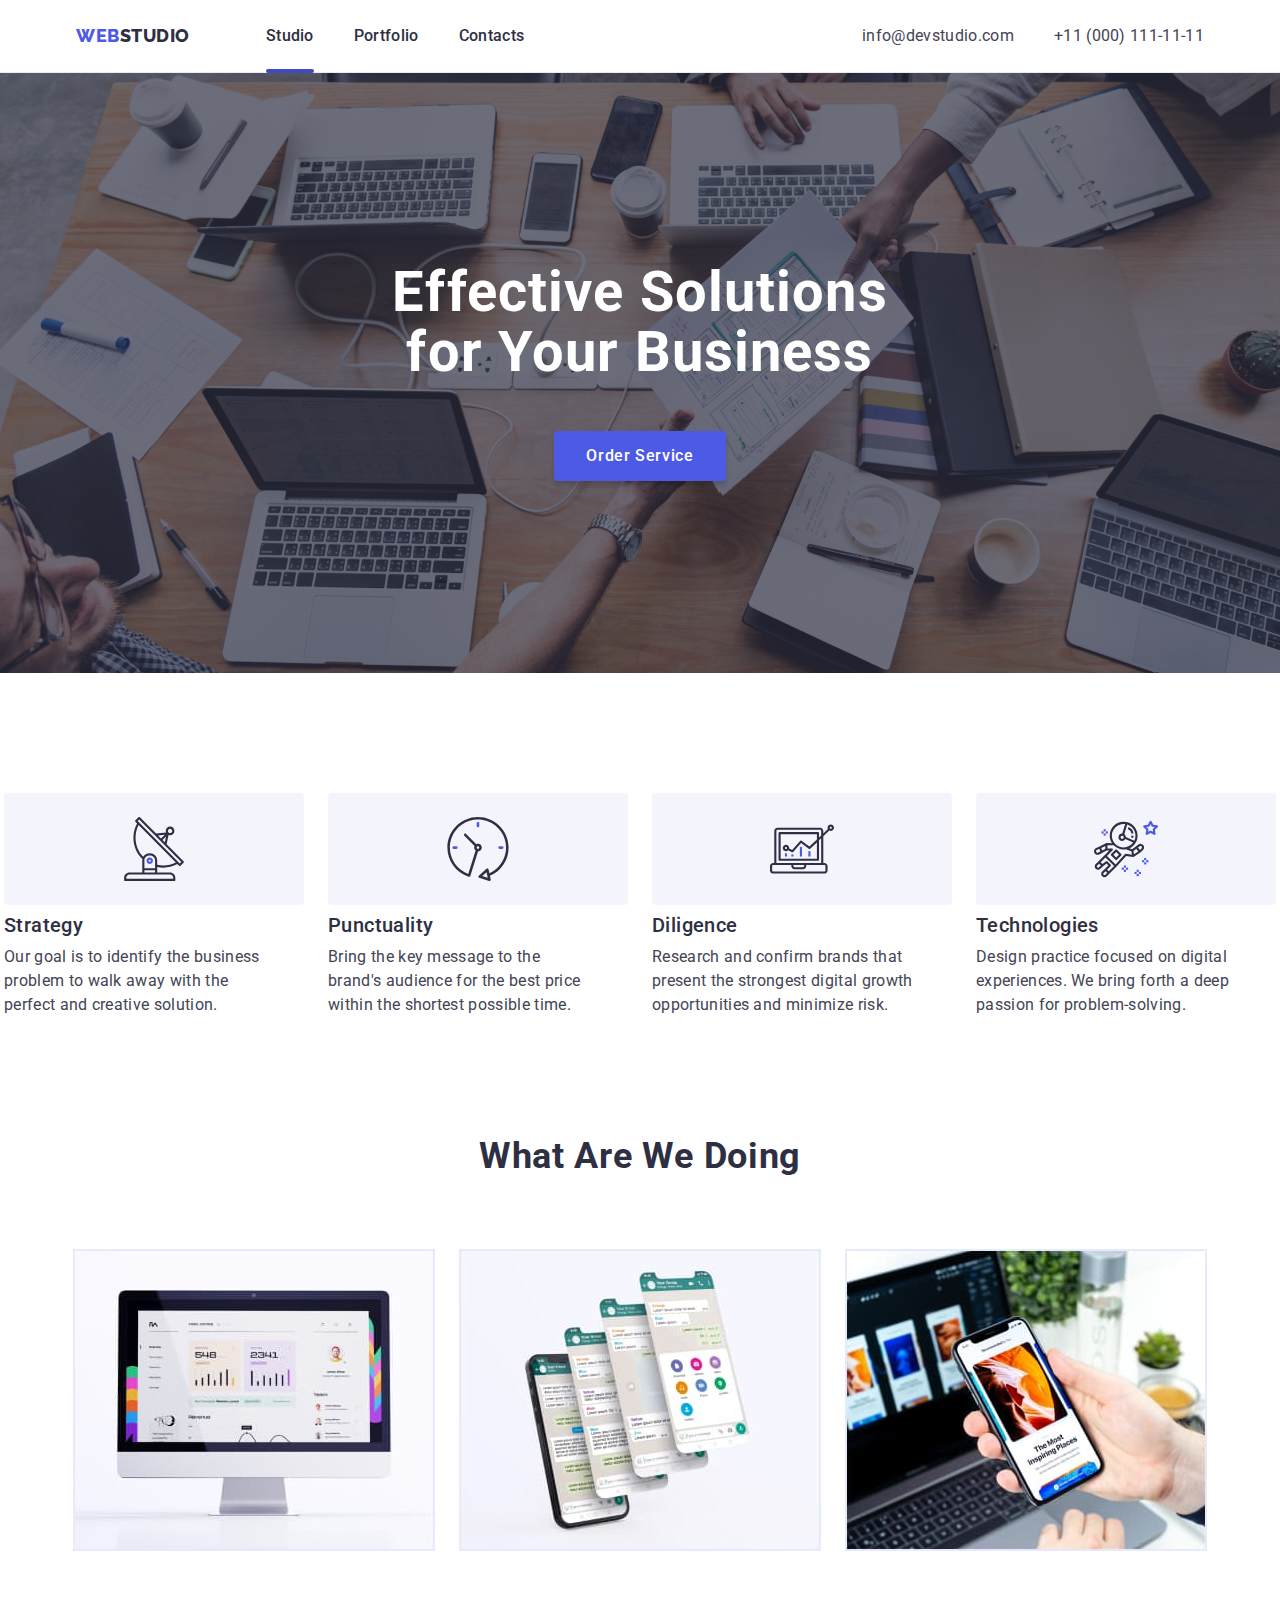
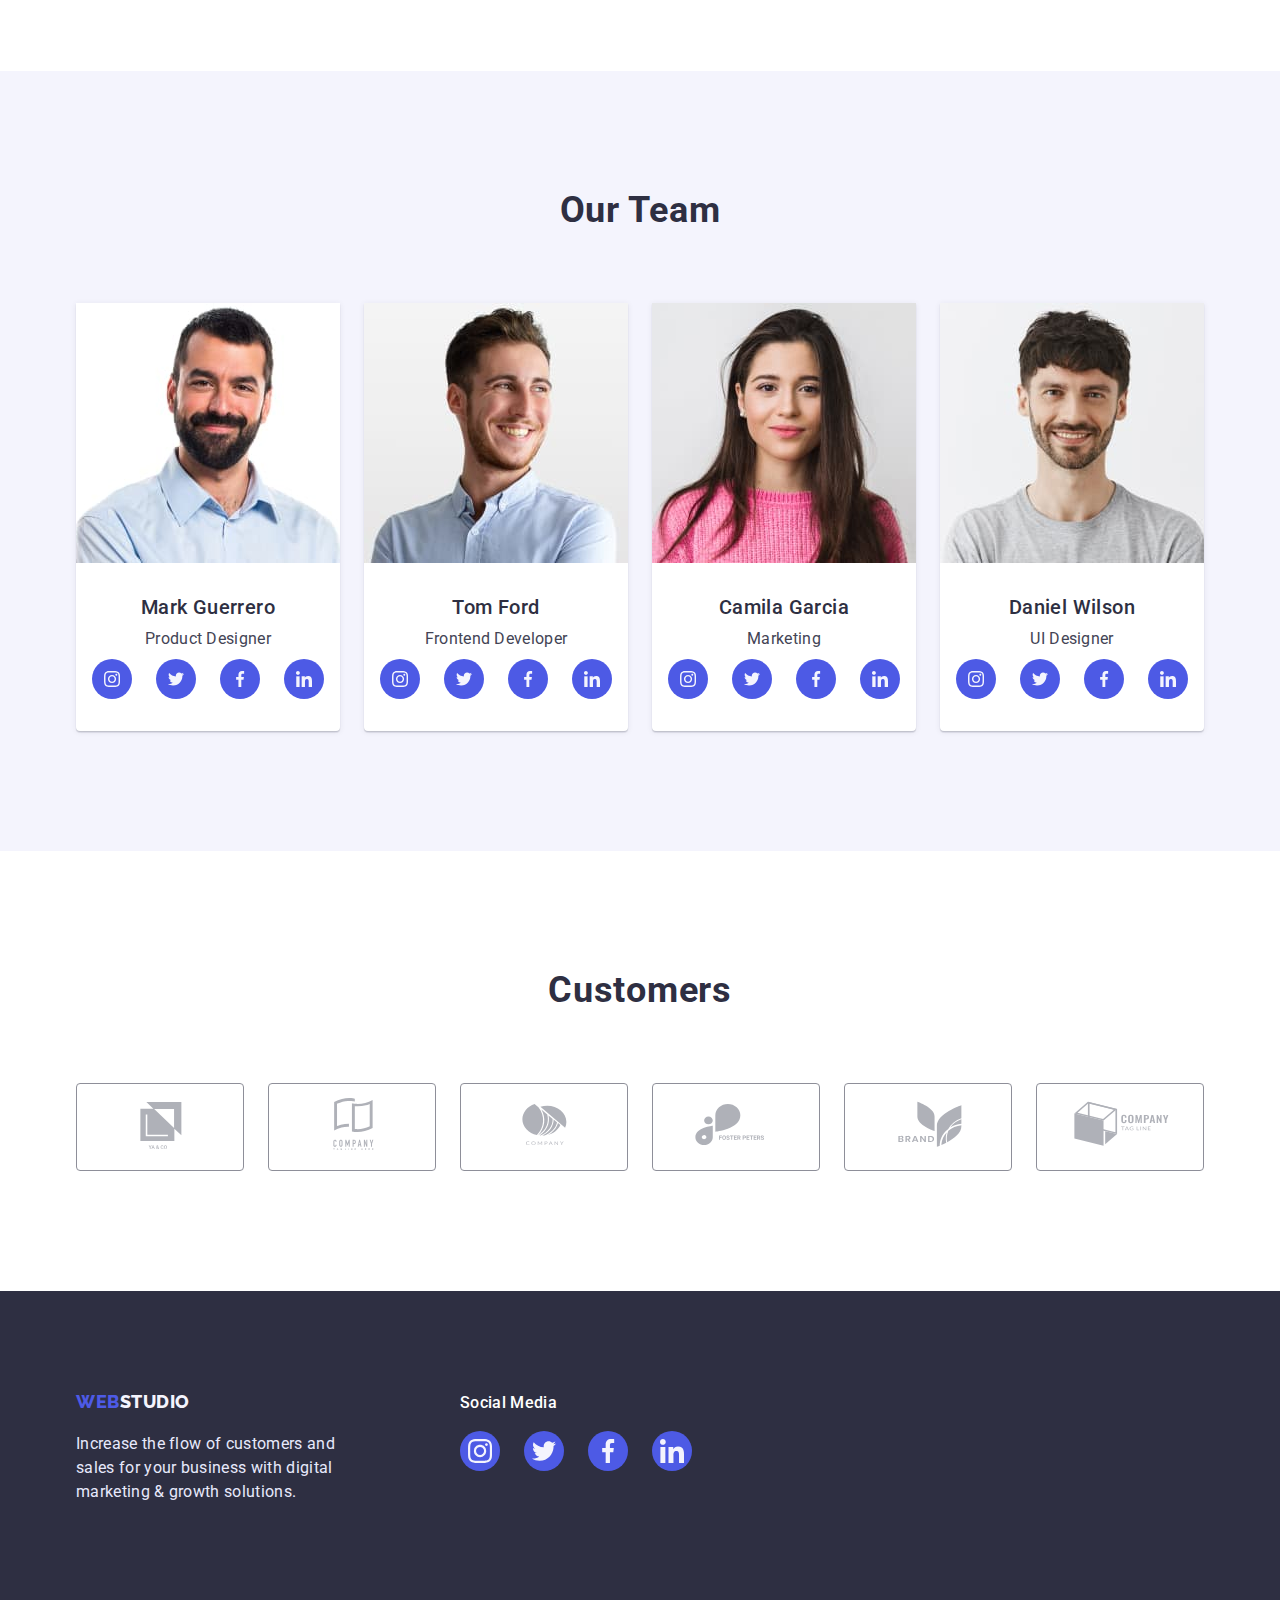
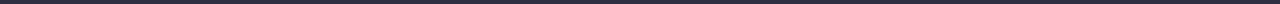
<file: index.html>
<!DOCTYPE html>
<html lang="en">
    <head>
        <meta charset="UTF-8" />
        <meta http-equiv="X-UA-Compatible" content="IE=edge" />
        <meta name="viewport" content="width=device-width, initial-scale=1.0" />
        <link rel="preconnect" href="https://fonts.googleapis.com" />
        <link rel="preconnect" href="https://fonts.gstatic.com" crossorigin />
        <link href="https://fonts.googleapis.com/css2?family=Raleway:wght@800&family=Roboto:wght@400;500;700;900&display=swap" rel="stylesheet" />
        <link href="https://cdn.jsdelivr.net/npm/modern-normalize@1.1.0/modern-normalize.min.css" rel="stylesheet" />
        <link rel="stylesheet" href="./css/styles.css" />
        <title lang="uk">Студія</title>
    </head>
    <body>
        <header class="page-header">
            <div class="container display-header-wrapper">
                <nav class="display-header-wrapper">
                    <a href="./index.html" class="logo link">Web<span class="header-logo">Studio</span></a>
                    <ul class="list display-header">
                        <li class="menu-nav-item current">
                            <a href="./index.html" class="link menu-color">Studio</a>
                        </li>
                        <li class="menu-nav-item">
                            <a href="./portfolio.html" class="link menu-color">Portfolio</a>
                        </li>
                        <li class="menu-nav-item">
                            <a href="" class="link menu-color">Contacts</a>
                        </li>
                    </ul>
                </nav>
                <address class="display-header margined-link">
                    <ul class="list display-header">
                        <li class="menu-address-item margined-link-2">
                            <a href="mailto:info@devstudio.com" class="link-address">info@devstudio.com</a>
                        </li>
                        <li class="menu-address-item">
                            <a href="tel:+110001111111" class="link-address">+11 (000) 111-11-11</a>
                        </li>
                    </ul>
                </address>
            </div>
        </header>
        <main>
            <section class="hero">
                <div class="container">
                    <h1 class="hero-title hero-wrapper">Effective Solutions for Your Business</h1>
                    <button type="button" class="hero-button">Order Service</button>
                </div>
            </section>
            <section class="section">
                <div class="container">
                    <h2 hidden>Studio</h2>
                    <ul class="list list-std">
                        <li>
                            <div class="std-bg-svg">
                                <svg class="studio-svg" wight="64" height="64">
                                    <use href="./images/icons.svg#icon-sputnik"></use>
                                </svg>
                            </div>
                            <h3 class="menu-studio-head">Strategy</h3>
                            <p class="menu-studio-description">
                                Our goal is to identify the business problem to walk away with the perfect and creative solution.
                            </p>
                        </li>
                        <li>
                            <div class="std-bg-svg">
                                <svg class="studio-svg" wight="64" height="64">
                                    <use href="./images/icons.svg#icon-clock"></use>
                                </svg>
                            </div>
                            <h3 class="menu-studio-head">Punctuality</h3>
                            <p class="menu-studio-description">
                                Bring the key message to the brand's audience for the best price within the shortest possible time.
                            </p>
                        </li>
                        <li>
                            <div class="std-bg-svg">
                                <svg class="studio-svg" wight="64" height="64">
                                    <use href="./images/icons.svg#icon-diagram"></use>
                                </svg>
                            </div>
                            <h3 class="menu-studio-head">Diligence</h3>
                            <p class="menu-studio-description">
                                Research and confirm brands that present the strongest digital growth opportunities and minimize risk.
                            </p>
                        </li>
                        <li>
                            <div class="std-bg-svg">
                                <svg class="studio-svg" wight="64" height="64">
                                    <use href="./images/icons.svg#icon-astronaut"></use>
                                </svg>
                            </div>
                            <h3 class="menu-studio-head">Technologies</h3>
                            <p class="menu-studio-description">
                                Design practice focused on digital experiences. We bring forth a deep passion for problem-solving.
                            </p>
                        </li>
                    </ul>
                </div>
            </section>
            <section class="section section-wawd">
                <div class="container">
                    <h2 class="h2-title">What are we doing</h2>
                    <ul class="list list-std">
                        <li class="list-std-border">
                            <img src="./images/screen.jpg" alt="Frontend developing" width="360" />
                        </li>
                        <li class="list-std-border">
                            <img src="./images/phone.jpg" alt="web-mobile developing" width="360" />
                        </li>
                        <li class="list-std-border">
                            <img src="./images/screen_and_phone.jpg" alt="adaptive developing" width="360" />
                        </li>
                    </ul>
                </div>
            </section>
            <section id="contacts" class="section contacts-color">
                <div class="container">
                    <h2 class="h2-title">Our Team</h2>
                    <ul class="list list-std">
                        <li class="menu-contacts-item">
                            <img src="./images/team_cards/mark_guerrero.jpg" alt="Mark Guerrero" height="260" width="264" />
                            <div class="menu-contacts-div">
                                <h3 class="menu-contacts-name">Mark Guerrero</h3>
                                <p class="menu-contacts-work">Product Designer</p>
                                <ul class="list menu-contacts-icons">
                                    <li class="menu-contacts-icons-item">
                                        <a href="#" class="social-icons-link-customers">
                                            <svg class="social-icons" width="16" height="16">
                                                <use href="./images/icons.svg#icon-instagram"></use>
                                            </svg>
                                        </a>
                                    </li>
                                    <li class="menu-contacts-icons-item">
                                        <a href="#" class="social-icons-link-customers">
                                            <svg class="social-icons" width="16" height="16">
                                                <use href="./images/icons.svg#icon-twitter"></use>
                                            </svg>
                                        </a>
                                    </li>
                                    <li class="menu-contacts-icons-item">
                                        <a href="#" class="social-icons-link-customers">
                                            <svg class="social-icons" width="16" height="16">
                                                <use href="./images/icons.svg#icon-facebook"></use>
                                            </svg>
                                        </a>
                                    </li>
                                    <li class="menu-contacts-icons-item">
                                        <a href="#" class="social-icons-link-customers">
                                            <svg class="social-icons" width="16" height="16">
                                                <use href="./images/icons.svg#icon-linkedin"></use>
                                            </svg>
                                        </a>
                                    </li>
                                </ul>
                            </div>
                        </li>
                        <li class="menu-contacts-item">
                            <img src="./images/team_cards/tom_ford.jpg" alt="Tom Ford" height="260" width="264" />
                            <div class="menu-contacts-div">
                                <h3 class="menu-contacts-name">Tom Ford</h3>
                                <p class="menu-contacts-work">Frontend Developer</p>
                                <ul class="list menu-contacts-icons">
                                    <li class="menu-contacts-icons-item">
                                        <a href="#" class="social-icons-link-customers">
                                            <svg class="social-icons" width="16" height="16">
                                                <use href="./images/icons.svg#icon-instagram"></use>
                                            </svg>
                                        </a>
                                    </li>
                                    <li class="menu-contacts-icons-item">
                                        <a href="#" class="social-icons-link-customers">
                                            <svg class="social-icons" width="16" height="16">
                                                <use href="./images/icons.svg#icon-twitter"></use>
                                            </svg>
                                        </a>
                                    </li>
                                    <li class="menu-contacts-icons-item">
                                        <a href="#" class="social-icons-link-customers">
                                            <svg class="social-icons" width="16" height="16">
                                                <use href="./images/icons.svg#icon-facebook"></use>
                                            </svg>
                                        </a>
                                    </li>
                                    <li class="menu-contacts-icons-item">
                                        <a href="#" class="social-icons-link-customers">
                                            <svg class="social-icons" width="16" height="16">
                                                <use href="./images/icons.svg#icon-linkedin"></use>
                                            </svg>
                                        </a>
                                    </li>
                                </ul>
                            </div>
                        </li>
                        <li class="menu-contacts-item">
                            <img src="./images/team_cards/camila_garcia.jpg" alt="Camila Garcia" height="260" width="264" />
                            <div class="menu-contacts-div">
                                <h3 class="menu-contacts-name">Camila Garcia</h3>
                                <p class="menu-contacts-work">Marketing</p>
                                <ul class="list menu-contacts-icons">
                                    <li class="menu-contacts-icons-item">
                                        <a href="#" class="social-icons-link-customers">
                                            <svg class="social-icons" width="16" height="16">
                                                <use href="./images/icons.svg#icon-instagram"></use>
                                            </svg>
                                        </a>
                                    </li>
                                    <li class="menu-contacts-icons-item">
                                        <a href="#" class="social-icons-link-customers">
                                            <svg class="social-icons" width="16" height="16">
                                                <use href="./images/icons.svg#icon-twitter"></use>
                                            </svg>
                                        </a>
                                    </li>
                                    <li class="menu-contacts-icons-item">
                                        <a href="#" class="social-icons-link-customers">
                                            <svg class="social-icons" width="16" height="16">
                                                <use href="./images/icons.svg#icon-facebook"></use>
                                            </svg>
                                        </a>
                                    </li>
                                    <li class="menu-contacts-icons-item">
                                        <a href="#" class="social-icons-link-customers">
                                            <svg class="social-icons" width="16" height="16">
                                                <use href="./images/icons.svg#icon-linkedin"></use>
                                            </svg>
                                        </a>
                                    </li>
                                </ul>
                            </div>
                        </li>
                        <li class="menu-contacts-item">
                            <img src="./images/team_cards/daniel_wilson.jpg" alt="Daniel Wilson" height="260" width="264" />
                            <div class="menu-contacts-div">
                                <h3 class="menu-contacts-name">Daniel Wilson</h3>
                                <p class="menu-contacts-work">UI Designer</p>
                                <ul class="list menu-contacts-icons">
                                    <li class="menu-contacts-icons-item">
                                        <a href="#" class="social-icons-link-customers">
                                            <svg class="social-icons" width="16" height="16">
                                                <use href="./images/icons.svg#icon-instagram"></use>
                                            </svg>
                                        </a>
                                    </li>
                                    <li class="menu-contacts-icons-item">
                                        <a href="#" class="social-icons-link-customers">
                                            <svg class="social-icons" width="16" height="16">
                                                <use href="./images/icons.svg#icon-twitter"></use>
                                            </svg>
                                        </a>
                                    </li>
                                    <li class="menu-contacts-icons-item">
                                        <a href="#" class="social-icons-link-customers">
                                            <svg class="social-icons" width="16" height="16">
                                                <use href="./images/icons.svg#icon-facebook"></use>
                                            </svg>
                                        </a>
                                    </li>
                                    <li class="menu-contacts-icons-item">
                                        <a href="#" class="social-icons-link-customers">
                                            <svg class="social-icons" width="16" height="16">
                                                <use href="./images/icons.svg#icon-linkedin"></use>
                                            </svg>
                                        </a>
                                    </li>
                                </ul>
                            </div>
                        </li>
                    </ul>
                </div>
            </section>
            <section class="section section-wawd">
                <div class="container">
                    <h2 class="h2-title">Customers</h2>
                    <ul class="list list-std">
                        <li class="menu-customers">
                            <a href="#">
                                <svg class="customers-icon" width="104" height="56">
                                    <use href="./images/icons.svg#icon-customers"></use>
                                </svg>
                            </a>
                        </li>
                        <li class="menu-customers">
                            <a href="">
                                <svg class="customers-icon" width="104" height="56">
                                    <use href="./images/icons.svg#icon-customers-1"></use>
                                </svg>
                            </a>
                        </li>
                        <li class="menu-customers">
                            <a href="">
                                <svg class="customers-icon" width="104" height="56">
                                    <use href="./images/icons.svg#icon-customers-2"></use>
                                </svg>
                            </a>
                        </li>
                        <li class="menu-customers">
                            <a href="">
                                <svg class="customers-icon" width="104" height="56">
                                    <use href="./images/icons.svg#icon-customers-3"></use>
                                </svg>
                            </a>
                        </li>
                        <li class="menu-customers">
                            <a href="">
                                <svg class="customers-icon" width="104" height="56">
                                    <use href="./images/icons.svg#icon-customers-4"></use>
                                </svg>
                            </a>
                        </li>
                        <li class="menu-customers">
                            <a href="">
                                <svg class="customers-icon" width="104" height="56">
                                    <use href="./images/icons.svg#icon-customers-5"></use>
                                </svg>
                            </a>
                        </li>
                    </ul>
                </div>
            </section>
        </main>
        <footer class="footer-bg">
            <div class="container">
                <div class="footer-l">
                    <div>
                        <a href="./index.html" class="logo link">Web<span class="footer-logo">Studio</span></a>
                        <p class="footer-description">Increase the flow of customers and sales for your business with digital marketing & growth solutions.</p>
                    </div>
                    <div>
                        <p class="title-social-links">Social Media</p>
                        <ul class="list menu-contacts-icons">
                            <li class="menu-contacts-icons-item">
                                <a href="#" class="social-icons-link-footer">
                                    <svg class="social-icons" width="24" height="24">
                                        <use href="./images/icons.svg#icon-instagram"></use>
                                    </svg>
                                </a>
                            </li>
                            <li class="menu-contacts-icons-item">
                                <a href="#" class="social-icons-link-footer">
                                    <svg class="social-icons" width="24" height="24">
                                        <use href="./images/icons.svg#icon-twitter"></use>
                                    </svg>
                                </a>
                            </li>
                            <li class="menu-contacts-icons-item">
                                <a href="#" class="social-icons-link-footer">
                                    <svg class="social-icons" width="24" height="24">
                                        <use href="./images/icons.svg#icon-facebook"></use>
                                    </svg>
                                </a>
                            </li>
                            <li class="menu-contacts-icons-item">
                                <a href="#" class="social-icons-link-footer">
                                    <svg class="social-icons" width="24" height="24">
                                        <use href="./images/icons.svg#icon-linkedin"></use>
                                    </svg>
                                </a>
                            </li>
                        </ul>
                    </div>
                </div>
            </div>
        </footer>
    </body>
</html>
</file>
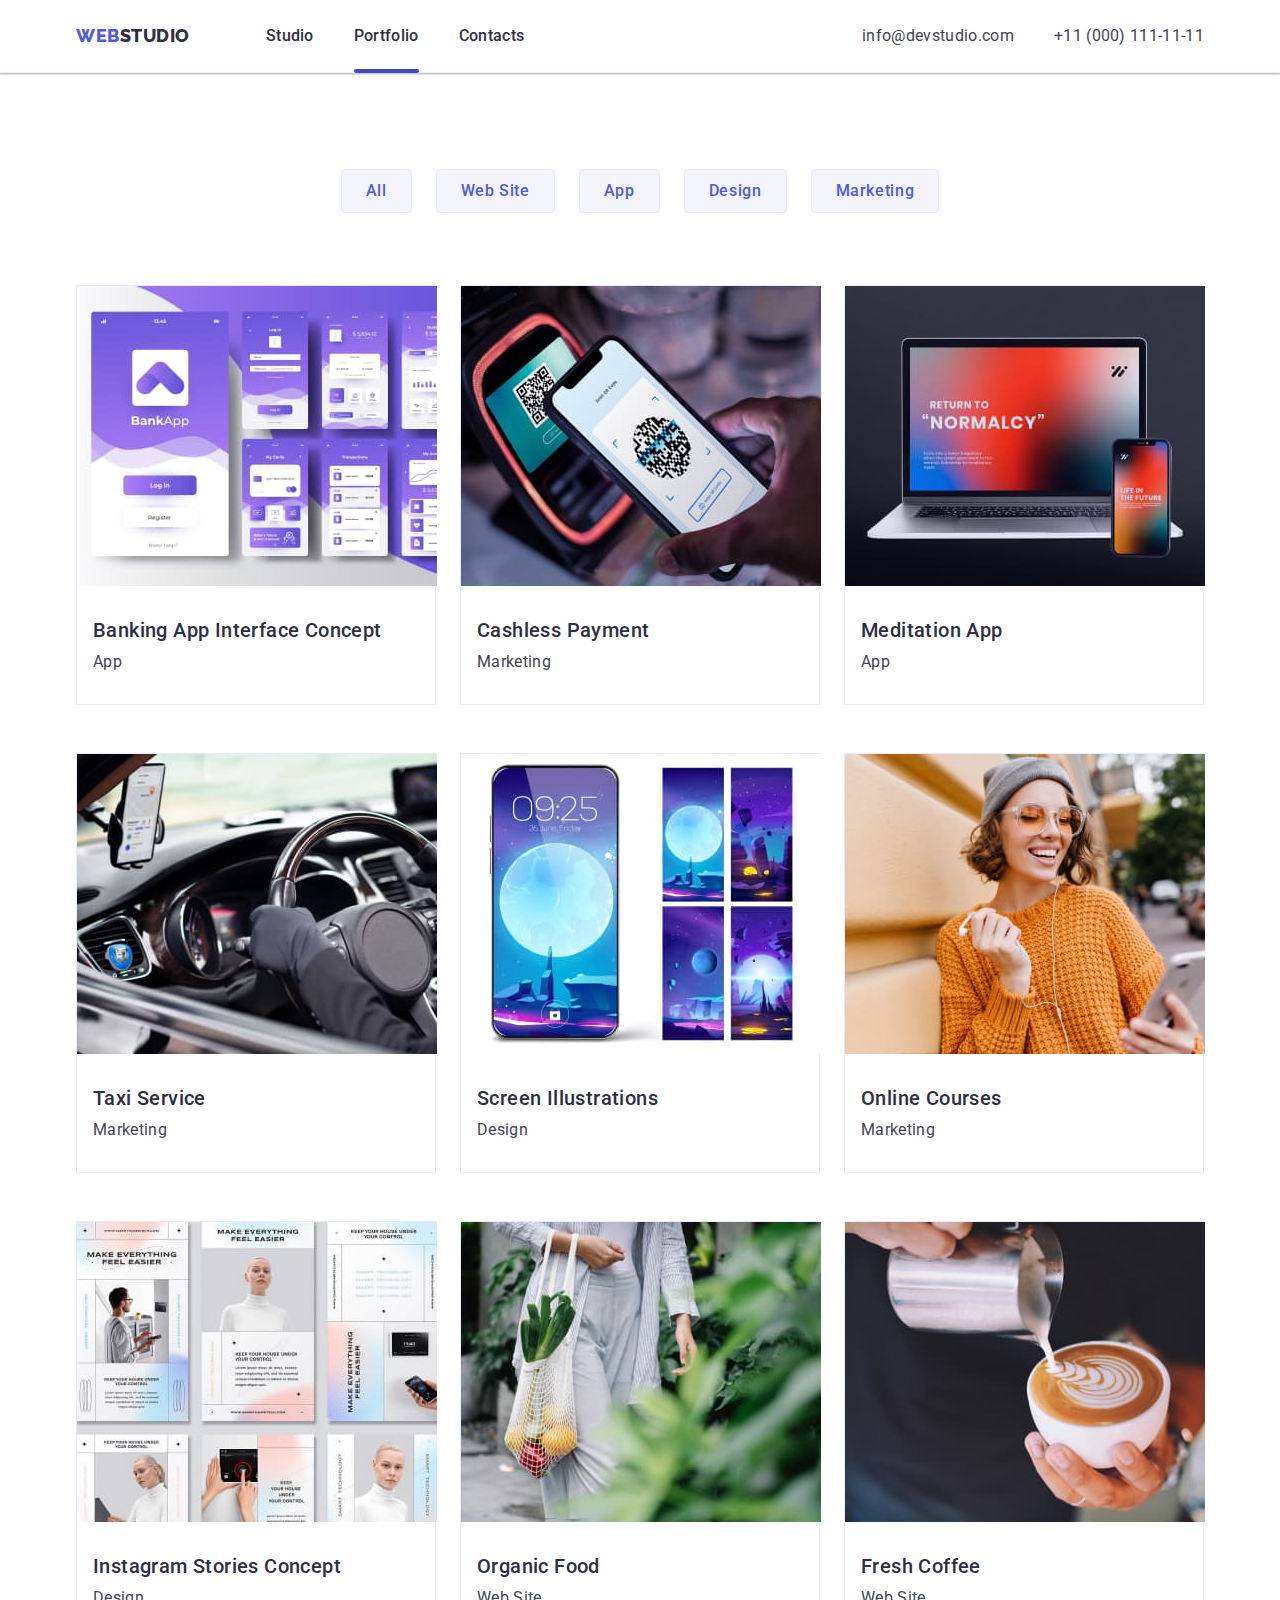
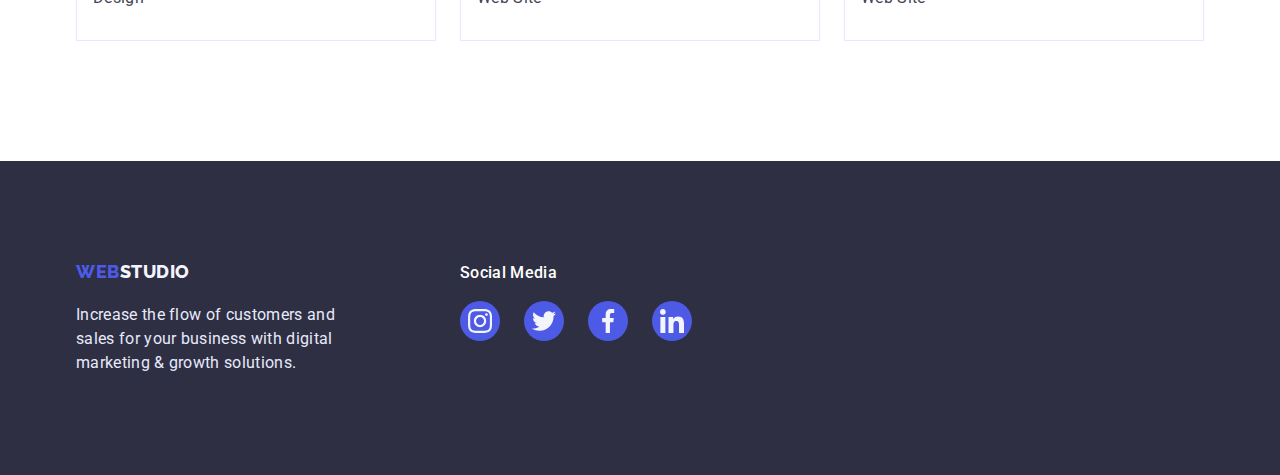
<file: portfolio.html>
<!DOCTYPE html>
<html lang="en">
    <head>
        <meta charset="UTF-8" />
        <meta http-equiv="X-UA-Compatible" content="IE=edge" />
        <meta name="viewport" content="width=device-width, initial-scale=1.0" />
        <link rel="preconnect" href="https://fonts.googleapis.com" />
        <link rel="preconnect" href="https://fonts.gstatic.com" crossorigin />
        <link href="https://fonts.googleapis.com/css2?family=Raleway:wght@800&family=Roboto:wght@400;500;700;900&display=swap" rel="stylesheet" />
        <link href="https://cdn.jsdelivr.net/npm/modern-normalize@1.1.0/modern-normalize.min.css" rel="stylesheet" />
        <link rel="stylesheet" href="./css/styles.css" />
        <title lang="uk">Портфоліо</title>
    </head>
    <body>
        <header class="page-header">
            <div class="container display-header-wrapper">
                <nav class="display-header-wrapper">
                    <a href="./index.html" class="logo link">Web<span class="header-logo">Studio</span></a>
                    <ul class="list display-header">
                        <li class="menu-nav-item">
                            <a href="./index.html" class="link menu-color">Studio</a>
                        </li>
                        <li class="menu-nav-item current">
                            <a href="./portfolio.html" class="link menu-color">Portfolio</a>
                        </li>
                        <li class="menu-nav-item">
                            <a href="" class="link menu-color">Contacts</a>
                        </li>
                    </ul>
                </nav>
                <address class="link-address display-header margined-link">
                    <ul class="list display-header">
                        <li class="menu-address-item margined-link-2">
                            <a href="mailto:info@devstudio.com" class="link-address">info@devstudio.com</a>
                        </li>
                        <li class="menu-address-item">
                            <a href="tel:+110001111111" class="link-address">+11 (000) 111-11-11</a>
                        </li>
                    </ul>
                </address>
            </div>
        </header>
        <main>
            <section class="section-flt">
                <div class="container">
                    <h1 hidden>Media</h1>
                    <ul class="list filter-buttons">
                        <li><button type="button" class="filter-button">All</button></li>
                        <li><button type="button" class="filter-button">Web Site</button></li>
                        <li><button type="button" class="filter-button">App</button></li>
                        <li><button type="button" class="filter-button">Design</button></li>
                        <li><button type="button" class="filter-button">Marketing</button></li>
                    </ul>
                    <ul class="list menu-flt-cards">
                        <li class="menu-flt-card">
                            <a href="#" class="link">
                                <img src="./images/portfolio/banking_app_interface_concept.jpg" alt="Banking App Interface Concept" width="360" height="300" />
                                <div class="menu-flt-div">
                                    <h2 class="menu-flt-head">Banking App Interface Concept</h2>
                                    <p class="menu-flt">App</p>
                                </div>
                            </a>
                        </li>
                        <li class="menu-flt-card">
                            <a href="#" class="link">
                                <img src="./images/portfolio/cashless_payment.jpg" alt="Cashless Payment" width="360" height="300" />
                                <div class="menu-flt-div">
                                    <h2 class="menu-flt-head">Cashless Payment</h2>
                                    <p class="menu-flt">Marketing</p>
                                </div>
                            </a>
                        </li>
                        <li class="menu-flt-card">
                            <a href="#" class="link">
                                <img src="./images/portfolio/meditation_app.jpg" alt="Meditation App" width="360" height="300" />
                                <div class="menu-flt-div">
                                    <h2 class="menu-flt-head">Meditation App</h2>
                                    <p class="menu-flt">App</p>
                                </div>
                            </a>
                        </li>
                        <li class="menu-flt-card">
                            <a href="#" class="link">
                                <img src="./images/portfolio/taxi_service.jpg" alt="Taxi Service" width="360" height="300" />
                                <div class="menu-flt-div">
                                    <h2 class="menu-flt-head">Taxi Service</h2>
                                    <p class="menu-flt">Marketing</p>
                                </div>
                            </a>
                        </li>
                        <li class="menu-flt-card">
                            <a href="#" class="link">
                                <img src="./images/portfolio/screen_illustrations.jpg" alt="Screen Illustrations" width="360" height="300" />
                                <div class="menu-flt-div">
                                    <h2 class="menu-flt-head">Screen Illustrations</h2>
                                    <p class="menu-flt">Design</p>
                                </div>
                            </a>
                        </li>
                        <li class="menu-flt-card">
                            <a href="#" class="link">
                                <img src="./images/portfolio/online_courses.jpg" alt="Online Courses" width="360" height="300" />
                                <div class="menu-flt-div">
                                    <h2 class="menu-flt-head">Online Courses</h2>
                                    <p class="menu-flt">Marketing</p>
                                </div>
                            </a>
                        </li>
                        <li class="menu-flt-card">
                            <a href="#" class="link">
                                <img src="./images/portfolio/instagram_stories_concept.jpg" alt="Instagram Stories Concept" width="360" height="300" />
                                <div class="menu-flt-div">
                                    <h2 class="menu-flt-head">Instagram Stories Concept</h2>
                                    <p class="menu-flt default-font-size">Design</p>
                                </div>
                            </a>
                        </li>
                        <li class="menu-flt-card">
                            <a href="#" class="link">
                                <img src="./images/portfolio/organic_food.jpg" alt="Organic Food" width="360" height="300" />
                                <div class="menu-flt-div">
                                    <h2 class="menu-flt-head">Organic Food</h2>
                                    <p class="menu-flt">Web Site</p>
                                </div>
                            </a>
                        </li>
                        <li class="menu-flt-card">
                            <a href="#" class="link">
                                <img src="./images/portfolio/fresh_coffee.jpg" alt="Fresh Coffee" width="360" height="300" />
                                <div class="menu-flt-div">
                                    <h2 class="menu-flt-head">Fresh Coffee</h2>
                                    <p class="menu-flt">Web Site</p>
                                </div>
                            </a>
                        </li>
                    </ul>
                </div>
            </section>
        </main>
        <footer class="footer-bg">
            <div class="container">
                <div class="footer-l">
                    <div>
                        <a href="./index.html" class="logo link">Web<span class="footer-logo">Studio</span></a>
                        <p class="footer-description">Increase the flow of customers and sales for your business with digital marketing & growth solutions.</p>
                    </div>
                    <div>
                        <p class="title-social-links">Social Media</p>
                        <ul class="list menu-contacts-icons">
                            <li class="menu-contacts-icons-item">
                                <a href="#" class="social-icons-link-footer">
                                    <svg class="social-icons" width="24" height="24">
                                        <use href="./images/icons.svg#icon-instagram"></use>
                                    </svg>
                                </a>
                            </li>
                            <li class="menu-contacts-icons-item">
                                <a href="#" class="social-icons-link-footer">
                                    <svg class="social-icons" width="24" height="24">
                                        <use href="./images/icons.svg#icon-twitter"></use>
                                    </svg>
                                </a>
                            </li>
                            <li class="menu-contacts-icons-item">
                                <a href="#" class="social-icons-link-footer">
                                    <svg class="social-icons" width="24" height="24">
                                        <use href="./images/icons.svg#icon-facebook"></use>
                                    </svg>
                                </a>
                            </li>
                            <li class="menu-contacts-icons-item">
                                <a href="#" class="social-icons-link-footer">
                                    <svg class="social-icons" width="24" height="24">
                                        <use href="./images/icons.svg#icon-linkedin"></use>
                                    </svg>
                                </a>
                            </li>
                        </ul>
                    </div>
                </div>
            </div>
        </footer>
    </body>
</html>
</file>
<file: css/styles.css>
:root {
    --primary-font: "Roboto", sans-serif;
    --secondary-font: "Raleway", sans-serif;
    --primary-color: #2e2f42;
    --secondary-color: #ffffff;
    --active-btn-color: #404bbf;
    --primary-logo-color: #4d5ae5;
    --address-color: #434455;
    --cloud-color: #f4f4fd;
    --green-color: #31d0aa;
}
section {
    padding: 0;
    margin: 0;
}
body {
    font-family: var(--primary-font);
    color: #434455;
    font-size: 16px;
    line-height: 1.5;
}
button {
    font-family: var(--primary-font);
    cursor: pointer;
}
h1,
h2,
h3,
h4,
p {
    margin-top: 0;
    margin-bottom: 0;
}
ol,
ul {
    margin-top: 0;
    margin-bottom: 0;
    padding-left: 0;
}
h2 {
    font-weight: 700;
    font-size: 36px;
    line-height: 1.11;
    letter-spacing: 0.02em;
    text-transform: capitalize;
    color: var(--primary-color);
    text-align: center;
}
img {
    display: block;
}
.link {
    text-decoration: none;
    font-weight: 500;
    font-size: 16px;
    line-height: 1.5;
    letter-spacing: 0.02em;
}
.link:is(:hover, :focus) {
    color: var(--active-btn-color);
}
.link-address {
    font-style: normal;
    text-decoration: none;
    font-size: 16px;
    line-height: 1.5;
    letter-spacing: 0.02em;
    color: var(--address-color);
}
.link-address:is(:hover, :focus) {
    color: var(--active-btn-color);
}
.container {
    width: 1158px;
    margin-left: auto;
    margin-right: auto;
    padding-left: 15px;
    padding-right: 15px;
}
.list {
    list-style: none;
}
.logo {
    font-family: var(--secondary-font);
    font-weight: 800;
    text-decoration: none;
    font-size: 18px;
    line-height: 1.17;
    letter-spacing: 0.03em;
    text-transform: uppercase;
    color: var(--primary-logo-color);
    margin-right: 76px;
}
.header-logo {
    color: var(--primary-color);
}
.footer-logo {
    font-family: var(--secondary-font);
    font-weight: 800;
    text-decoration: none;
    font-size: 18px;
    line-height: 1.17;
    letter-spacing: 0.03em;
    text-transform: uppercase;
    color: var(--cloud-color);
}
.filter-button {
    font-weight: 500;
    display: flex;
    align-items: center;
    text-align: center;
    letter-spacing: 0.04em;
    color: #4d5ae5;
    background-color: var(--cloud-color);
    border: 1px solid #e7e9fc;
    border-radius: 4px;
    align-items: center;
    padding: 12px 24px;
}
.filter-button:hover,
.filter-button:focus {
    color: var(--secondary-color);
    background-color: var(--active-btn-color);
    box-shadow: 0px 3px 1px rgba(0, 0, 0, 0.1), 0px 2px 1px rgba(0, 0, 0, 0.08), 0px 2px 2px rgba(0, 0, 0, 0.12);
    order: 0;
}
.current {
    position: relative;
}
.current::after {
    content: "";
    position: absolute;
    left: 0;
    bottom: -25px;
    width: 100%;
    height: 4px;
    border-radius: 2px;
    background: #404bbf;
}
.filter-buttons {
    display: flex;
    justify-content: center;
    gap: 24px;
    margin-bottom: 72px;
}
.page-header {
    padding-top: 24px;
    padding-bottom: 24px;
    border-bottom: 1px solid #e7e9fc;
    box-shadow: 0px 2px 1px rgba(46, 47, 66, 0.08), 0px 1px 1px rgba(46, 47, 66, 0.16), 0px 1px 6px rgba(46, 47, 66, 0.08);
}

.menu-nav-item {
    font-weight: 500;
    letter-spacing: 0.02em;
}
.menu-nav-item:not(:last-child) {
    margin-right: 40px;
}
.menu-color {
    color: var(--primary-color);
}
.margined-link {
    margin-left: auto;
}
.margined-link-2 {
    margin-right: 40px;
}
.menu-address-item {
    font-weight: 400;
    letter-spacing: 0.02em;
}
.display-header-wrapper {
    display: flex;
    align-items: center;
}
.display-header {
    display: flex;
}

.hero-title {
    width: 496px;
    height: 120px;
    font-weight: 700;
    font-size: 56px;
    margin: 0 auto 48px;
    line-height: 1.07;
    letter-spacing: 0.02em;
    color: var(--secondary-color);
}
.hero-button {
    font-weight: 500;
    padding: 16px 32px;
    letter-spacing: 0.04em;
    color: var(--secondary-color);
    background-color: #4d5ae5;
    box-shadow: 0px 4px 4px rgba(0, 0, 0, 0.15);
    border-radius: 4px;
    border: none;
}
.hero-button:hover,
.hero-button:focus {
    background-color: #404bbf;
}
.hero {
    height: 600px;
    max-width: 1440px;
    margin: 0 auto;
    padding-top: 190px;
    text-align: center;
    background-color: #2e2f42;
    background-image: linear-gradient(rgba(46, 47, 66, 0.7), rgba(46, 47, 66, 0.7)), url("../images/hero_dg.jpg");
    background-size: cover;
}
.list-std {
    display: flex;
    justify-content: center;
    gap: 24px;
}
.list-std-border {
    border: 1px solid #e7e9fc;
}
.menu-studio-head {
    margin-bottom: 8px;
    font-weight: 500;
    font-size: 20px;
    line-height: 1.2;
    letter-spacing: 0.02em;
    color: var(--primary-color);
}
.menu-studio-description {
    width: 264px;
    height: 72px;
    font-weight: 400;
    letter-spacing: 0.02em;
    color: #434455;
}
.contacts-color {
    background-color: var(--cloud-color);
    padding-bottom: 120px;
}
.menu-contacts-item {
    background-color: #fff;
    width: 264px;
    height: 428px;
    box-shadow: 0px 1px 6px rgba(46, 47, 66, 0.08), 0px 1px 1px rgba(46, 47, 66, 0.16), 0px 2px 1px rgba(46, 47, 66, 0.08);
    border-radius: 0px 0px 4px 4px;
    gap: 24px;
}
.menu-contacts-div {
    text-align: center;
    margin-top: 32px;
    margin-bottom: 32px;
}
.menu-contacts-name {
    font-weight: 500;
    font-size: 20px;
    line-height: 1.2;
    letter-spacing: 0.02em;
    color: var(--primary-color);
    margin-bottom: 8px;
}
.menu-contacts-work {
    font-weight: 400;
    letter-spacing: 0.02em;
    color: #434455;
    margin-bottom: 8px;
}
.footer-bg {
    padding-top: 100px;
    padding-bottom: 100px;
    background-color: var(--primary-color);
}
.footer-description {
    margin-top: 17.5px;
    font-weight: 400;
    width: 264px;
    letter-spacing: 0.02em;
    color: #e7e9fc;
}
.menu-flt-head {
    font-weight: 500;
    font-size: 20px;
    text-align: left;
    line-height: 1.2;
    letter-spacing: 0.02em;
    color: #2e2f42;
    margin-bottom: 8px;
}
.menu-flt {
    font-weight: 400;
    letter-spacing: 0.02em;
    color: #434455;
}
.menu-flt-div {
    padding: 32px 16px;
}
.menu-flt-cards {
    display: flex;
    justify-content: center;
    flex-wrap: wrap;
    gap: 48px 24px;
}
.menu-flt-card {
    width: 360px;
    height: 420px;
    border: 1px solid #e7e9fc;
}
.menu-flt-card:is(:hover, :focus) {
    border: 1px solid #f4f4fd;
    box-shadow: 0px 1px 6px rgba(46, 47, 66, 0.08), 0px 1px 1px rgba(46, 47, 66, 0.16), 0px 2px 1px rgba(46, 47, 66, 0.08);
}

.section-flt {
    padding-top: 96px;
    padding-bottom: 120px;
}
.section {
    padding-top: 120px;
}
.section-wawd {
    padding-bottom: 120px;
}
.h2-title {
    margin-bottom: 72px;
}

.std-bg-svg {
    display: flex;
    align-items: center;
    justify-content: center;
    height: 112px;
    width: 100%;
    background-color: var(--cloud-color);
    border-radius: 4px;
    margin-bottom: 8px;
}
.menu-contacts-icons {
    display: flex;
    gap: 24px;
    align-items: center;
    justify-content: center;
}
.social-icons {
    align-items: center;
    fill: var(--cloud-color);
}
.social-icons-link-customers {
    display: flex;
    align-items: center;
    justify-content: center;
    width: 40px;
    height: 40px;
    border-radius: 50%;
    background-color: #4d5ae5;
}
.social-icons-link-footer {
    display: flex;
    align-items: center;
    justify-content: center;
    width: 40px;
    height: 40px;
    border-radius: 50%;
    background-color: #4d5ae5;
}
.social-icons-link-customers:is(:focus, :hover) {
    background-color: #404bbf;
}
.social-icons-link-footer:is(:focus, :hover) {
    background-color: var(--green-color);
}

.menu-customers {
    display: flex;
    align-items: center;
    justify-content: center;
    width: 168px;
    height: 88px;
    border: 1px solid #8e8f99;
    border-radius: 4px;
}
.menu-customers:is(:focus, :hover) {
    border: 1px solid #404bbf;
}
.customers-icon {
    fill: #afb1b8;
}
.customers-icon:focus,
.customers-icon:hover {
    fill: #404bbf;
}
.footer-l {
    display: flex;
    gap: 120px;
}

.title-social-links {
    font-style: normal;
    font-weight: 500;
    font-size: 16px;
    line-height: 24px;
    letter-spacing: 0.02em;
    color: #ffffff;
    margin-bottom: 16px;
}
</file>
